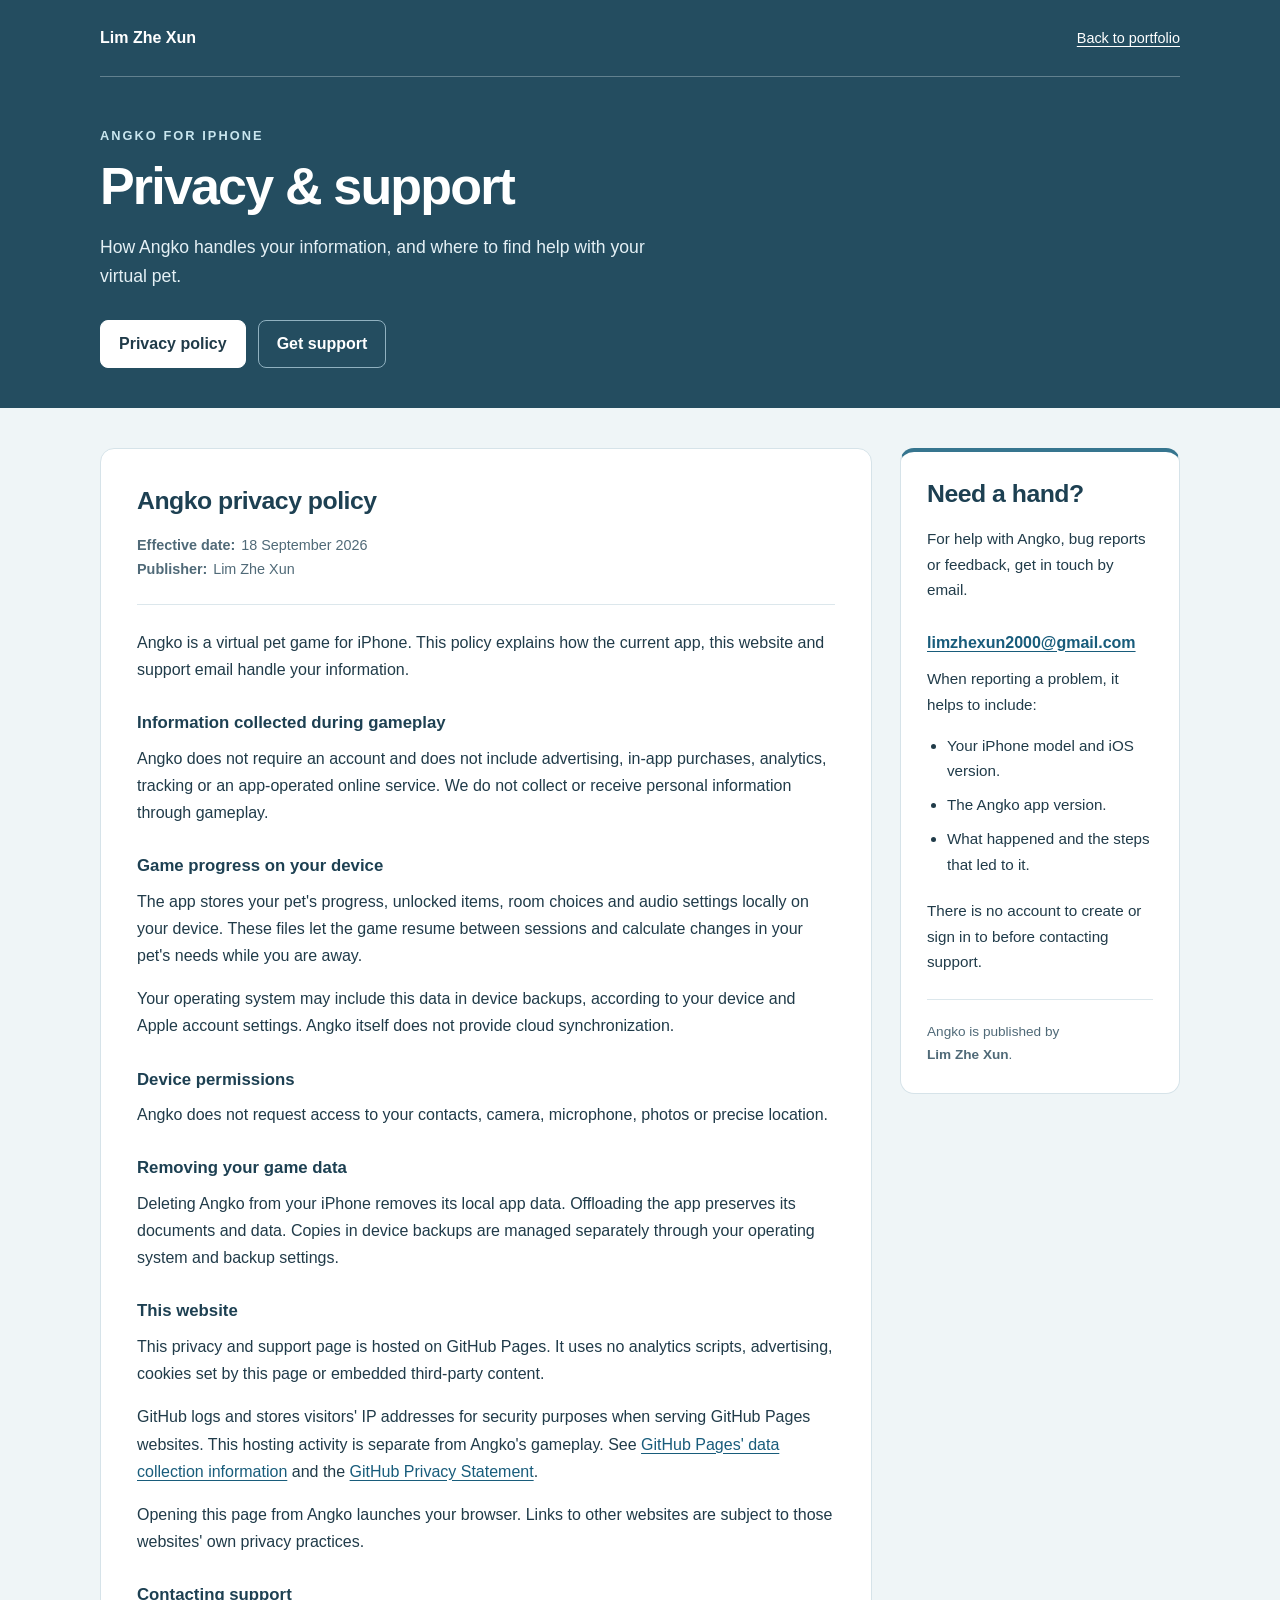
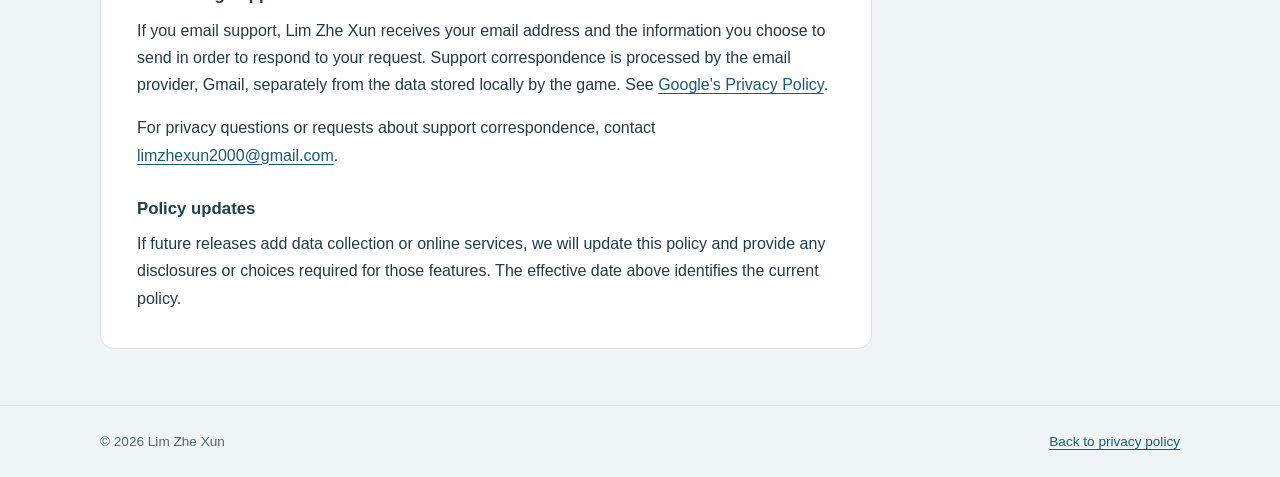
<file: angko/index.html>
<!DOCTYPE html>
<html lang="en">
<head>
  <meta charset="utf-8">
  <meta name="viewport" content="width=device-width, initial-scale=1">
  <meta name="description" content="Privacy information and support for Angko, the iPhone virtual pet game by Lim Zhe Xun.">
  <meta name="theme-color" content="#244d60">
  <title>Angko — Privacy &amp; Support</title>
  <link rel="icon" href="../img/favicon.png" type="image/png">
  <link rel="canonical" href="https://hersheyzinc.github.io/angko/">
  <style>
    :root {
      color-scheme: light;
      font-family: -apple-system, BlinkMacSystemFont, "Segoe UI", sans-serif;
      color: #203b49;
      background: #eff5f7;
      line-height: 1.7;
      -webkit-text-size-adjust: 100%;
    }
    * { box-sizing: border-box; }
    body { margin: 0; }
    a { color: #185c7b; text-underline-offset: .2em; overflow-wrap: anywhere; }
    a:hover { text-decoration-thickness: 2px; }
    a:focus-visible { outline: 3px solid #ac580b; outline-offset: 5px; border-radius: 3px; }
    p { margin: 0 0 1em; }
    p:last-child { margin-bottom: 0; }
    .skip-link { position: absolute; top: 12px; left: 12px; padding: 10px 16px; background: #fff; transform: translateY(-180%); z-index: 2; }
    .skip-link:focus { transform: translateY(0); }
    .container { width: min(1080px, calc(100% - 48px)); margin-inline: auto; }
    .masthead { background: #244d60; color: #fff; }
    .topbar { display: flex; align-items: center; justify-content: space-between; gap: 20px; padding-block: 16px; border-bottom: 1px solid #62818f; }
    .topbar a { color: #fff; display: inline-flex; align-items: center; min-height: 44px; }
    .topbar a:focus-visible, .section-links a:focus-visible { outline-color: #ffe4a3; }
    .site-name { font-weight: 600; text-decoration: none; }
    .back-link { font-size: .9rem; }
    .hero { padding-block: 48px 40px; }
    .eyebrow { margin-bottom: 10px; font-size: .8rem; font-weight: 700; letter-spacing: .16em; text-transform: uppercase; color: #c9e6ef; }
    h1 { margin: 0 0 16px; font-size: clamp(2rem, 6vw, 3.25rem); line-height: 1.15; letter-spacing: -.035em; font-weight: 700; }
    .intro { max-width: 580px; font-size: 1.1rem; color: #e4f0f5; }
    .section-links { display: flex; flex-wrap: wrap; gap: 12px; margin-top: 28px; }
    .section-links a { padding: 9px 18px; min-height: 46px; border: 1px solid #90b1c0; border-radius: 8px; color: #fff; text-decoration: none; font-weight: 600; }
    .section-links a:first-child { color: #203b49; background: #fff; border-color: #fff; }
    .section-links a:hover { background: #d9eaf1; color: #203b49; }
    main { padding-block: 40px 56px; }
    .layout { display: grid; grid-template-columns: minmax(0, 1fr) 280px; gap: 28px; align-items: start; }
    .policy, .support { background: #fff; border: 1px solid #d6e3e9; border-radius: 14px; }
    .policy { padding: 36px; }
    .support { padding: 26px; border-top: 4px solid #36758f; }
    section[id], article[id] { scroll-margin-top: 24px; }
    h2 { margin: 0 0 16px; color: #1d4052; font-size: 1.55rem; line-height: 1.3; letter-spacing: -.02em; }
    h3 { margin: 28px 0 10px; color: #1d4052; font-size: 1.05rem; line-height: 1.4; }
    .metadata { margin: 0 0 24px; padding-bottom: 22px; border-bottom: 1px solid #dce7ec; color: #506a78; font-size: .9rem; }
    .metadata div { display: flex; flex-wrap: wrap; column-gap: .4em; }
    .metadata dt { font-weight: 600; }
    .metadata dd { margin: 0; }
    .support p, .support ul { font-size: .95rem; }
    .email { display: inline-block; padding-block: 10px; overflow-wrap: anywhere; font-weight: 600; }
    .support ul { padding-left: 20px; margin: 12px 0 20px; }
    .support li { margin-bottom: 8px; }
    .support .publisher { padding-top: 20px; margin-top: 24px; border-top: 1px solid #dce7ec; color: #506a78; font-size: .85rem; }
    footer { padding: 24px 0; border-top: 1px solid #d6e3e9; color: #506a78; font-size: .85rem; }
    .footer-content { display: flex; flex-wrap: wrap; justify-content: space-between; gap: 12px; }
    @media (max-width: 820px) {
      .layout { grid-template-columns: minmax(0, 1fr); }
      .support { max-width: none; }
    }
    @media (max-width: 480px) {
      .container { width: calc(100% - 32px); }
      .hero { padding-block: 32px; }
      .topbar { gap: 12px; }
      .back-link { font-size: .8rem; }
      main { padding-block: 24px 36px; }
      .policy, .support { padding: 24px 20px; }
      .layout { gap: 20px; }
    }
    @media print {
      .skip-link, .topbar, .section-links, footer { display: none; }
      .masthead, body { background: #fff; color: #000; }
      .eyebrow, .intro { color: #000; }
      .container { width: 100%; }
      .hero { padding-block: 0 24px; }
      main { padding: 0; }
      .layout { display: block; }
      .policy, .support { padding: 0; border: 0; }
      .support { margin-top: 24px; }
    }
  </style>
</head>
<body>
  <a class="skip-link" href="#privacy">Skip to privacy policy</a>
  <header class="masthead">
    <div class="container">
      <div class="topbar">
        <a class="site-name" href="../">Lim Zhe Xun</a>
        <a class="back-link" href="../">Back to portfolio</a>
      </div>
      <div class="hero">
        <p class="eyebrow">Angko for iPhone</p>
        <h1>Privacy &amp; support</h1>
        <p class="intro">How Angko handles your information, and where to find help with your virtual pet.</p>
        <nav class="section-links" aria-label="Page sections">
          <a href="#privacy">Privacy policy</a>
          <a href="#support">Get support</a>
        </nav>
      </div>
    </div>
  </header>

  <main class="container" id="main">
    <div class="layout">
      <article class="policy" id="privacy" aria-labelledby="privacy-title" tabindex="-1">
        <h2 id="privacy-title">Angko privacy policy</h2>
        <dl class="metadata">
          <div><dt>Effective date:</dt><dd><time datetime="2026-09-18">18 September 2026</time></dd></div>
          <div><dt>Publisher:</dt><dd>Lim Zhe Xun</dd></div>
        </dl>
        <p>Angko is a virtual pet game for iPhone. This policy explains how the current app, this website and support email handle your information.</p>

        <h3>Information collected during gameplay</h3>
        <p>Angko does not require an account and does not include advertising, in-app purchases, analytics, tracking or an app-operated online service. We do not collect or receive personal information through gameplay.</p>

        <h3>Game progress on your device</h3>
        <p>The app stores your pet's progress, unlocked items, room choices and audio settings locally on your device. These files let the game resume between sessions and calculate changes in your pet's needs while you are away.</p>
        <p>Your operating system may include this data in device backups, according to your device and Apple account settings. Angko itself does not provide cloud synchronization.</p>

        <h3>Device permissions</h3>
        <p>Angko does not request access to your contacts, camera, microphone, photos or precise location.</p>

        <h3>Removing your game data</h3>
        <p>Deleting Angko from your iPhone removes its local app data. Offloading the app preserves its documents and data. Copies in device backups are managed separately through your operating system and backup settings.</p>

        <h3>This website</h3>
        <p>This privacy and support page is hosted on GitHub Pages. It uses no analytics scripts, advertising, cookies set by this page or embedded third-party content.</p>
        <p>GitHub logs and stores visitors' IP addresses for security purposes when serving GitHub Pages websites. This hosting activity is separate from Angko's gameplay. See <a href="https://docs.github.com/en/pages/getting-started-with-github-pages/what-is-github-pages#data-collection">GitHub Pages' data collection information</a> and the <a href="https://docs.github.com/en/site-policy/privacy-policies/github-general-privacy-statement">GitHub Privacy Statement</a>.</p>
        <p>Opening this page from Angko launches your browser. Links to other websites are subject to those websites' own privacy practices.</p>

        <h3>Contacting support</h3>
        <p>If you email support, Lim Zhe Xun receives your email address and the information you choose to send in order to respond to your request. Support correspondence is processed by the email provider, Gmail, separately from the data stored locally by the game. See <a href="https://policies.google.com/privacy">Google's Privacy Policy</a>.</p>
        <p>For privacy questions or requests about support correspondence, contact <a href="mailto:limzhexun2000@gmail.com">limzhexun2000@gmail.com</a>.</p>

        <h3>Policy updates</h3>
        <p>If future releases add data collection or online services, we will update this policy and provide any disclosures or choices required for those features. The effective date above identifies the current policy.</p>
      </article>

      <section class="support" id="support" aria-labelledby="support-title" tabindex="-1">
        <h2 id="support-title">Need a hand?</h2>
        <p>For help with Angko, bug reports or feedback, get in touch by email.</p>
        <a class="email" href="mailto:limzhexun2000@gmail.com?subject=Angko%20support">limzhexun2000@gmail.com</a>
        <p>When reporting a problem, it helps to include:</p>
        <ul>
          <li>Your iPhone model and iOS version.</li>
          <li>The Angko app version.</li>
          <li>What happened and the steps that led to it.</li>
        </ul>
        <p>There is no account to create or sign in to before contacting support.</p>
        <p class="publisher">Angko is published by<br><strong>Lim Zhe Xun</strong>.</p>
      </section>
    </div>
  </main>

  <footer>
    <div class="container footer-content">
      <span>&copy; 2026 Lim Zhe Xun</span>
      <a href="#privacy">Back to privacy policy</a>
    </div>
  </footer>
</body>
</html>
</file>
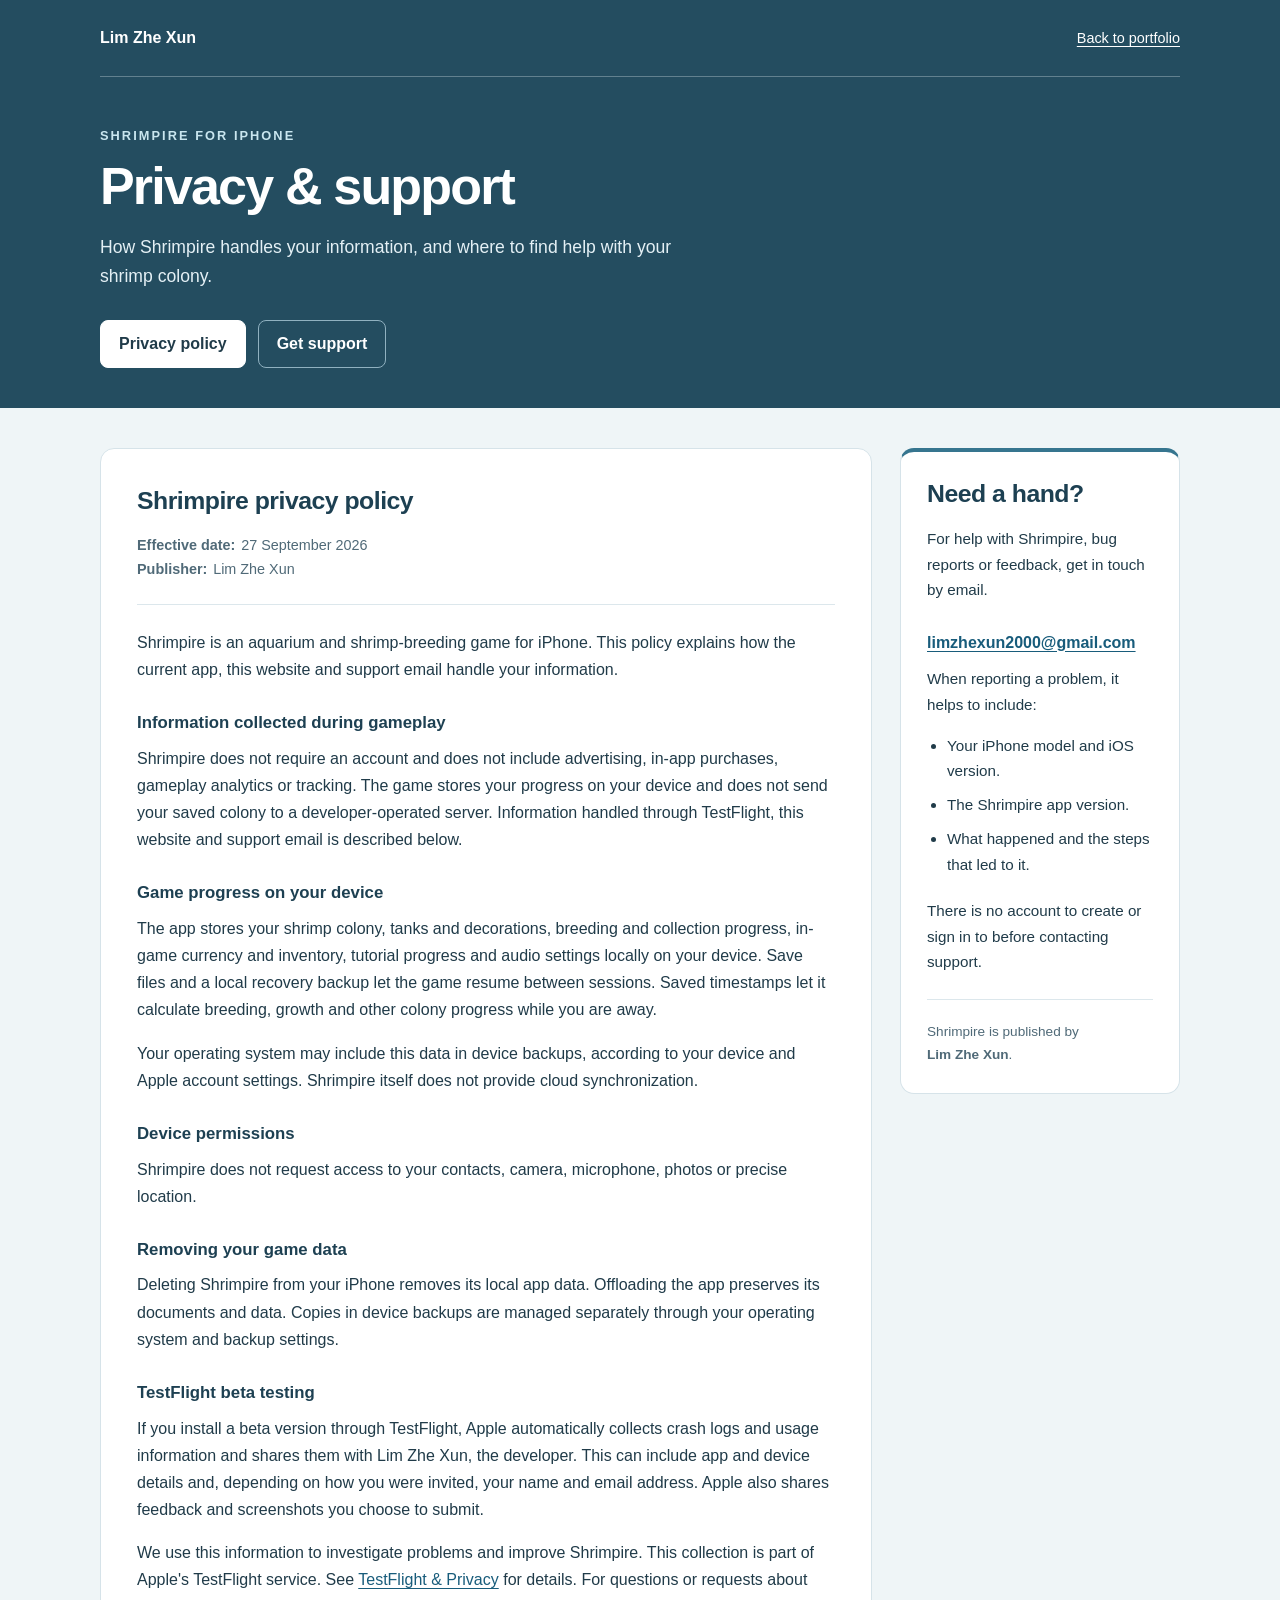
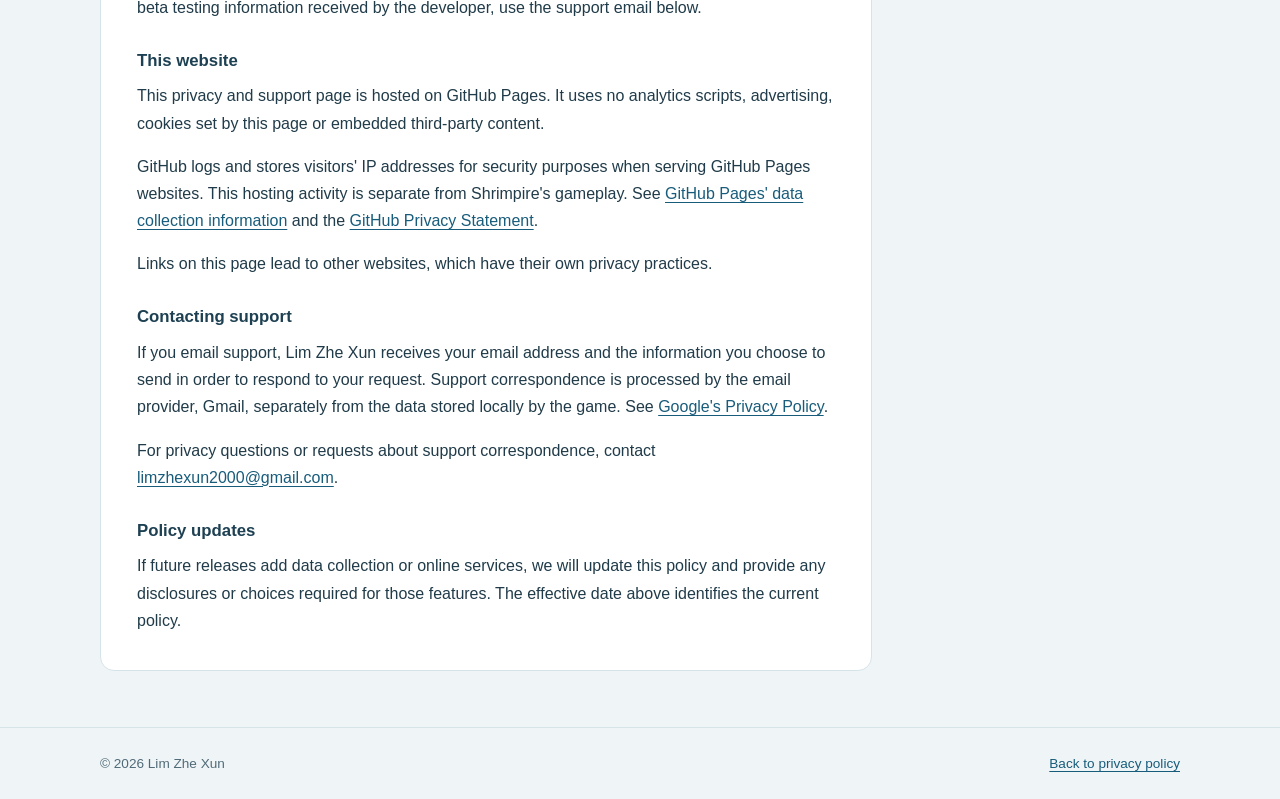
<file: shrimpire/index.html>
<!DOCTYPE html>
<html lang="en">
<head>
  <meta charset="utf-8">
  <meta name="viewport" content="width=device-width, initial-scale=1">
  <meta name="description" content="Privacy information and support for Shrimpire, the iPhone aquarium and shrimp-breeding game by Lim Zhe Xun.">
  <meta name="theme-color" content="#244d60">
  <title>Shrimpire — Privacy &amp; Support</title>
  <link rel="icon" href="../img/favicon.png" type="image/png">
  <link rel="canonical" href="https://hersheyzinc.github.io/shrimpire/">
  <style>
    :root {
      color-scheme: light;
      font-family: -apple-system, BlinkMacSystemFont, "Segoe UI", sans-serif;
      color: #203b49;
      background: #eff5f7;
      line-height: 1.7;
      -webkit-text-size-adjust: 100%;
    }
    * { box-sizing: border-box; }
    body { margin: 0; }
    a { color: #185c7b; text-underline-offset: .2em; overflow-wrap: anywhere; }
    a:hover { text-decoration-thickness: 2px; }
    a:focus-visible { outline: 3px solid #ac580b; outline-offset: 5px; border-radius: 3px; }
    p { margin: 0 0 1em; }
    p:last-child { margin-bottom: 0; }
    .skip-link { position: absolute; top: 12px; left: 12px; padding: 10px 16px; background: #fff; transform: translateY(-180%); z-index: 2; }
    .skip-link:focus { transform: translateY(0); }
    .container { width: min(1080px, calc(100% - 48px)); margin-inline: auto; }
    .masthead { background: #244d60; color: #fff; }
    .topbar { display: flex; align-items: center; justify-content: space-between; gap: 20px; padding-block: 16px; border-bottom: 1px solid #62818f; }
    .topbar a { color: #fff; display: inline-flex; align-items: center; min-height: 44px; }
    .topbar a:focus-visible, .section-links a:focus-visible { outline-color: #ffe4a3; }
    .site-name { font-weight: 600; text-decoration: none; }
    .back-link { font-size: .9rem; }
    .hero { padding-block: 48px 40px; }
    .eyebrow { margin-bottom: 10px; font-size: .8rem; font-weight: 700; letter-spacing: .16em; text-transform: uppercase; color: #c9e6ef; }
    h1 { margin: 0 0 16px; font-size: clamp(2rem, 6vw, 3.25rem); line-height: 1.15; letter-spacing: -.035em; font-weight: 700; }
    .intro { max-width: 580px; font-size: 1.1rem; color: #e4f0f5; }
    .section-links { display: flex; flex-wrap: wrap; gap: 12px; margin-top: 28px; }
    .section-links a { padding: 9px 18px; min-height: 46px; border: 1px solid #90b1c0; border-radius: 8px; color: #fff; text-decoration: none; font-weight: 600; }
    .section-links a:first-child { color: #203b49; background: #fff; border-color: #fff; }
    .section-links a:hover { background: #d9eaf1; color: #203b49; }
    main { padding-block: 40px 56px; }
    .layout { display: grid; grid-template-columns: minmax(0, 1fr) 280px; gap: 28px; align-items: start; }
    .policy, .support { background: #fff; border: 1px solid #d6e3e9; border-radius: 14px; }
    .policy { padding: 36px; }
    .support { padding: 26px; border-top: 4px solid #36758f; }
    section[id], article[id] { scroll-margin-top: 24px; }
    h2 { margin: 0 0 16px; color: #1d4052; font-size: 1.55rem; line-height: 1.3; letter-spacing: -.02em; }
    h3 { margin: 28px 0 10px; color: #1d4052; font-size: 1.05rem; line-height: 1.4; }
    .metadata { margin: 0 0 24px; padding-bottom: 22px; border-bottom: 1px solid #dce7ec; color: #506a78; font-size: .9rem; }
    .metadata div { display: flex; flex-wrap: wrap; column-gap: .4em; }
    .metadata dt { font-weight: 600; }
    .metadata dd { margin: 0; }
    .support p, .support ul { font-size: .95rem; }
    .email { display: inline-block; padding-block: 10px; overflow-wrap: anywhere; font-weight: 600; }
    .support ul { padding-left: 20px; margin: 12px 0 20px; }
    .support li { margin-bottom: 8px; }
    .support .publisher { padding-top: 20px; margin-top: 24px; border-top: 1px solid #dce7ec; color: #506a78; font-size: .85rem; }
    footer { padding: 24px 0; border-top: 1px solid #d6e3e9; color: #506a78; font-size: .85rem; }
    .footer-content { display: flex; flex-wrap: wrap; justify-content: space-between; gap: 12px; }
    @media (max-width: 820px) {
      .layout { grid-template-columns: minmax(0, 1fr); }
      .support { max-width: none; }
    }
    @media (max-width: 480px) {
      .container { width: calc(100% - 32px); }
      .hero { padding-block: 32px; }
      .topbar { gap: 12px; }
      .back-link { font-size: .8rem; }
      main { padding-block: 24px 36px; }
      .policy, .support { padding: 24px 20px; }
      .layout { gap: 20px; }
    }
    @media print {
      .skip-link, .topbar, .section-links, footer { display: none; }
      .masthead, body { background: #fff; color: #000; }
      .eyebrow, .intro { color: #000; }
      .container { width: 100%; }
      .hero { padding-block: 0 24px; }
      main { padding: 0; }
      .layout { display: block; }
      .policy, .support { padding: 0; border: 0; }
      .support { margin-top: 24px; }
    }
  </style>
</head>
<body>
  <a class="skip-link" href="#privacy">Skip to privacy policy</a>
  <header class="masthead">
    <div class="container">
      <div class="topbar">
        <a class="site-name" href="../">Lim Zhe Xun</a>
        <a class="back-link" href="../">Back to portfolio</a>
      </div>
      <div class="hero">
        <p class="eyebrow">Shrimpire for iPhone</p>
        <h1>Privacy &amp; support</h1>
        <p class="intro">How Shrimpire handles your information, and where to find help with your shrimp colony.</p>
        <nav class="section-links" aria-label="Page sections">
          <a href="#privacy">Privacy policy</a>
          <a href="#support">Get support</a>
        </nav>
      </div>
    </div>
  </header>

  <main class="container" id="main">
    <div class="layout">
      <article class="policy" id="privacy" aria-labelledby="privacy-title" tabindex="-1">
        <h2 id="privacy-title">Shrimpire privacy policy</h2>
        <dl class="metadata">
          <div><dt>Effective date:</dt><dd><time datetime="2026-09-27">27 September 2026</time></dd></div>
          <div><dt>Publisher:</dt><dd>Lim Zhe Xun</dd></div>
        </dl>
        <p>Shrimpire is an aquarium and shrimp-breeding game for iPhone. This policy explains how the current app, this website and support email handle your information.</p>

        <h3>Information collected during gameplay</h3>
        <p>Shrimpire does not require an account and does not include advertising, in-app purchases, gameplay analytics or tracking. The game stores your progress on your device and does not send your saved colony to a developer-operated server. Information handled through TestFlight, this website and support email is described below.</p>

        <h3>Game progress on your device</h3>
        <p>The app stores your shrimp colony, tanks and decorations, breeding and collection progress, in-game currency and inventory, tutorial progress and audio settings locally on your device. Save files and a local recovery backup let the game resume between sessions. Saved timestamps let it calculate breeding, growth and other colony progress while you are away.</p>
        <p>Your operating system may include this data in device backups, according to your device and Apple account settings. Shrimpire itself does not provide cloud synchronization.</p>

        <h3>Device permissions</h3>
        <p>Shrimpire does not request access to your contacts, camera, microphone, photos or precise location.</p>

        <h3>Removing your game data</h3>
        <p>Deleting Shrimpire from your iPhone removes its local app data. Offloading the app preserves its documents and data. Copies in device backups are managed separately through your operating system and backup settings.</p>

        <h3>TestFlight beta testing</h3>
        <p>If you install a beta version through TestFlight, Apple automatically collects crash logs and usage information and shares them with Lim Zhe Xun, the developer. This can include app and device details and, depending on how you were invited, your name and email address. Apple also shares feedback and screenshots you choose to submit.</p>
        <p>We use this information to investigate problems and improve Shrimpire. This collection is part of Apple's TestFlight service. See <a href="https://www.apple.com/legal/privacy/data/en/test-flight/">TestFlight &amp; Privacy</a> for details. For questions or requests about beta testing information received by the developer, use the support email below.</p>

        <h3>This website</h3>
        <p>This privacy and support page is hosted on GitHub Pages. It uses no analytics scripts, advertising, cookies set by this page or embedded third-party content.</p>
        <p>GitHub logs and stores visitors' IP addresses for security purposes when serving GitHub Pages websites. This hosting activity is separate from Shrimpire's gameplay. See <a href="https://docs.github.com/en/pages/getting-started-with-github-pages/what-is-github-pages#data-collection">GitHub Pages' data collection information</a> and the <a href="https://docs.github.com/en/site-policy/privacy-policies/github-general-privacy-statement">GitHub Privacy Statement</a>.</p>
        <p>Links on this page lead to other websites, which have their own privacy practices.</p>

        <h3>Contacting support</h3>
        <p>If you email support, Lim Zhe Xun receives your email address and the information you choose to send in order to respond to your request. Support correspondence is processed by the email provider, Gmail, separately from the data stored locally by the game. See <a href="https://policies.google.com/privacy">Google's Privacy Policy</a>.</p>
        <p>For privacy questions or requests about support correspondence, contact <a href="mailto:limzhexun2000@gmail.com">limzhexun2000@gmail.com</a>.</p>

        <h3>Policy updates</h3>
        <p>If future releases add data collection or online services, we will update this policy and provide any disclosures or choices required for those features. The effective date above identifies the current policy.</p>
      </article>

      <section class="support" id="support" aria-labelledby="support-title" tabindex="-1">
        <h2 id="support-title">Need a hand?</h2>
        <p>For help with Shrimpire, bug reports or feedback, get in touch by email.</p>
        <a class="email" href="mailto:limzhexun2000@gmail.com?subject=Shrimpire%20support">limzhexun2000@gmail.com</a>
        <p>When reporting a problem, it helps to include:</p>
        <ul>
          <li>Your iPhone model and iOS version.</li>
          <li>The Shrimpire app version.</li>
          <li>What happened and the steps that led to it.</li>
        </ul>
        <p>There is no account to create or sign in to before contacting support.</p>
        <p class="publisher">Shrimpire is published by<br><strong>Lim Zhe Xun</strong>.</p>
      </section>
    </div>
  </main>

  <footer>
    <div class="container footer-content">
      <span>&copy; 2026 Lim Zhe Xun</span>
      <a href="#privacy">Back to privacy policy</a>
    </div>
  </footer>
</body>
</html>
</file>
